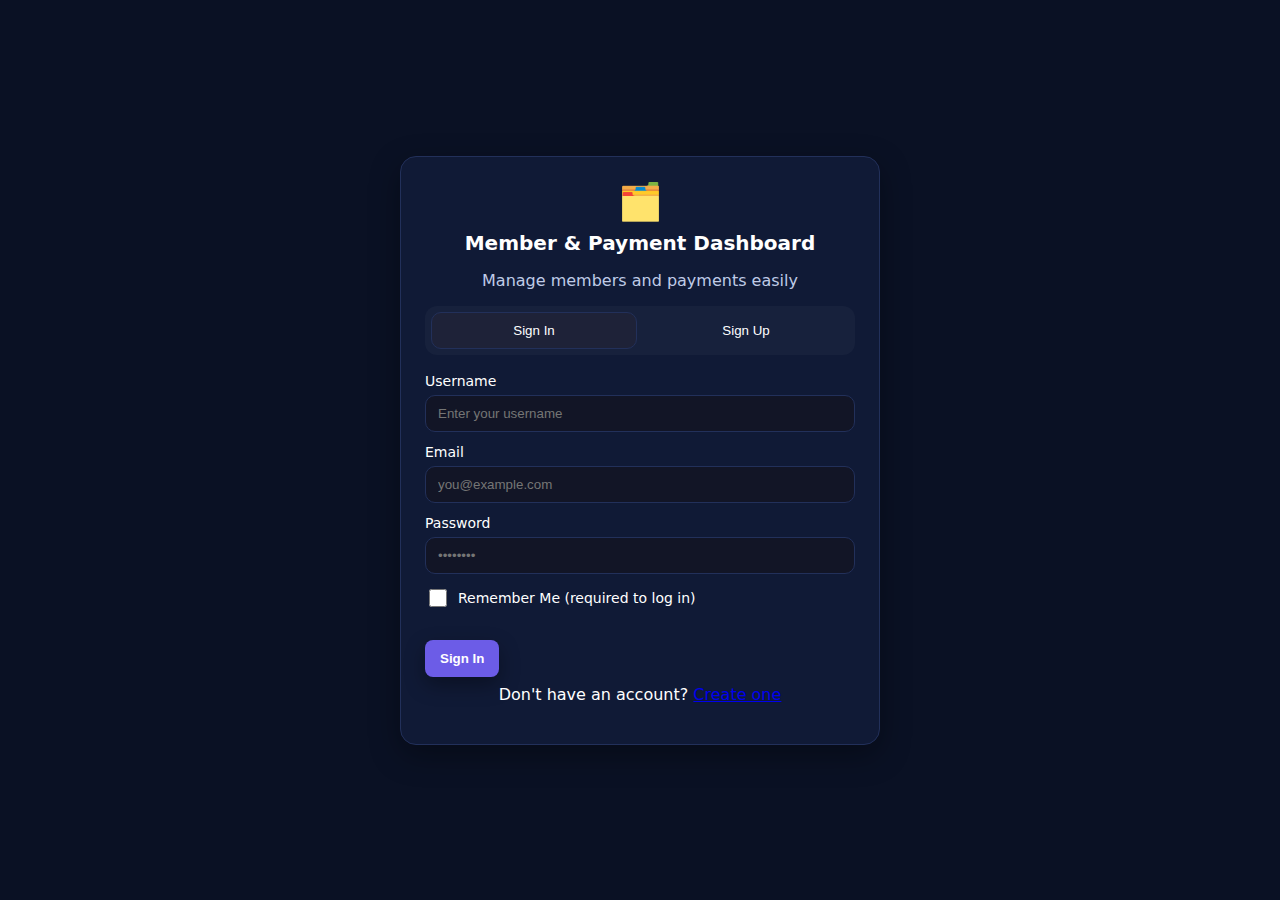
<file: index.html>
<!DOCTYPE html>
<html lang="en">

<head>
  <meta charset="UTF-8" />
  <meta name="viewport" content="width=device-width, initial-scale=1.0" />
  <title>Member & Payment App – Sign In / Sign Up</title>
  <link rel="stylesheet" href="style.css" />
</head>

<body class="auth-page">
  <div class="auth-card">
    <div class="brand">
      <div class="logo">🗂️</div>
      <h1>Member & Payment Dashboard</h1>
      <p class="muted">Manage members and payments easily</p>
    </div>

    <!-- Tabs -->
    <div class="tabs">
      <button id="showSignIn" class="tab active">Sign In</button>
      <button id="showSignUp" class="tab">Sign Up</button>
    </div>

    <!-- Sign In Form -->
    <form id="signInForm" class="form">
      <div class="form-row">
        <label for="si-username">Username</label>
        <input id="si-username" type="text" placeholder="Enter your username" required />
      </div>
      <div class="form-row">
        <label for="si-email">Email</label>
        <input id="si-email" type="email" placeholder="you@example.com" required />
      </div>
      <div class="form-row">
        <label for="si-password">Password</label>
        <input id="si-password" type="password" placeholder="••••••••" required minlength="6" />
      </div>
      <div class="form-row inline">
        <label class="checkbox">
          <input id="si-remember" type="checkbox" />
          <span>Remember Me (required to log in)</span>
        </label>
      </div>
      <div id="si-error" class="error"></div>
      <button type="submit" class="btn primary">Sign In</button>
      <p class="switch">
        Don't have an account?
        <a href="#" id="toSignUp">Create one</a>
      </p>
    </form>

    <!-- Sign Up Form -->
    <form id="signUpForm" class="form hidden">
      <div class="form-row">
        <label for="su-username">Username</label>
        <input id="su-username" type="text" placeholder="Choose a username" required minlength="3" />
      </div>
      <div class="form-row">
        <label for="su-email">Email</label>
        <input id="su-email" type="email" placeholder="you@example.com" required />
      </div>
      <div class="form-row">
        <label for="su-password">Password</label>
        <input id="su-password" type="password" placeholder="Min 6 characters" required minlength="6" />
      </div>
      <div class="form-row">
        <label for="su-confirm">Confirm Password</label>
        <input id="su-confirm" type="password" placeholder="Retype password" required minlength="6" />
      </div>
      <div class="form-row inline">
        <label class="checkbox">
          <input id="su-terms" type="checkbox" />
          <span>I agree to the <a href="#" onclick="alert('Sample Terms & Conditions.');return false;">Terms &
              Conditions</a></span>
        </label>
      </div>
      <div id="su-error" class="error"></div>
      <button type="submit" class="btn primary">Create Account</button>
      <p class="switch">
        Already have an account?
        <a href="#" id="toSignIn">Sign In</a>
      </p>
    </form>
  </div>

  <script src="script.js"></script>
</body>

</html>
</file>
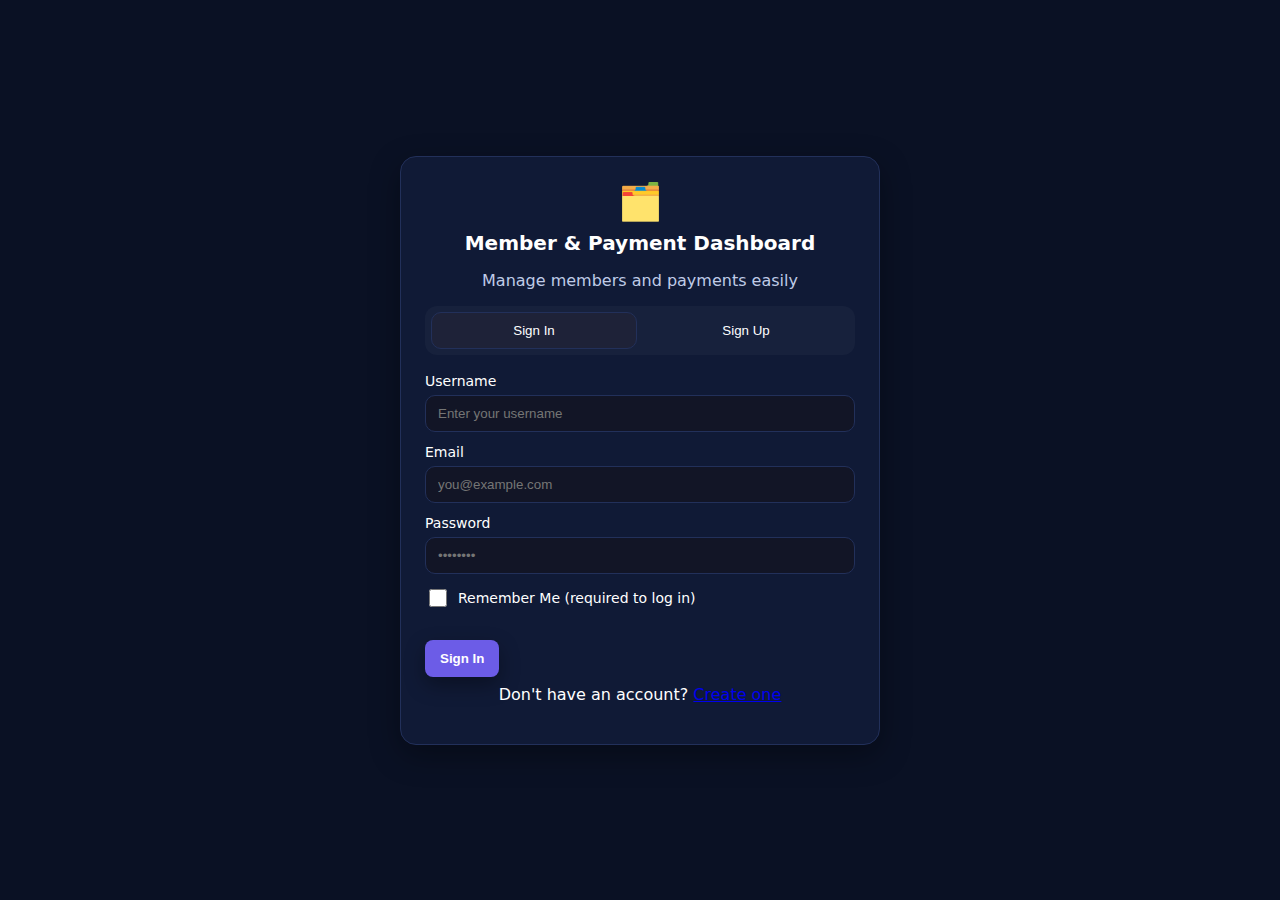
<file: dashboard.html>
<!DOCTYPE html>
<html lang="en">

<head>
  <meta charset="UTF-8" />
  <meta name="viewport" content="width=device-width, initial-scale=1.0" />
  <title>Member & Payment Dashboard</title>
  <link rel="stylesheet" href="style.css" />
</head>

<body class="app-page">
  <aside class="sidebar">
    <div class="sidebar-header">
      <div class="logo">🗂️</div>
      <div class="app-title">Dashboard</div>
    </div>
    <nav class="menu">
      <button class="menu-item active" data-view="dashboard">🏠 Dashboard</button>
      <button class="menu-item" data-view="members">👥 Members</button>
      <button class="menu-item" data-view="payments">💳 Payments</button>
    </nav>
    <div class="sidebar-footer">
      <label class="switch-row">
        <span>🌙 Dark Mode</span>
        <input id="toggleTheme" type="checkbox" />
      </label>
      <button id="logoutBtn" class="btn danger outline">Logout</button>
    </div>
  </aside>

  <main class="content">
    <!-- Topbar -->
    <header class="topbar">
      <h2 id="greeting">Welcome!</h2>
    </header>

    <!-- Dashboard view -->
    <section id="view-dashboard" class="view show">
      <div class="cards">
        <div class="card">
          <div class="card-title">Total Members</div>
          <div id="stat-members" class="card-value">0</div>
        </div>
        <div class="card">
          <div class="card-title">Total Payments</div>
          <div id="stat-payments" class="card-value">0</div>
        </div>
      </div>
    </section>

    <!-- Members view -->
    <section id="view-members" class="view">
      <div class="toolbar">
        <div class="group">
          <input id="memberSearch" type="text" placeholder="Search members by name or description" />
          <select id="memberSort">
            <option value="name-asc">Sort by Name (A→Z)</option>
            <option value="name-desc">Sort by Name (Z→A)</option>
            <option value="dob-asc">Sort by Date of Birth (Oldest→Newest)</option>
            <option value="dob-desc">Sort by Date of Birth (Newest→Oldest)</option>
          </select>
        </div>
        <button id="addMemberBtn" class="btn primary">+ Add Member</button>
      </div>

      <div id="membersList" class="list"></div>
    </section>

    <!-- Payments view -->
    <section id="view-payments" class="view">
      <div class="toolbar">
        <div class="group">
          <input id="paymentSearch" type="text" placeholder="Search payments by name or description" />
          <select id="paymentSort">
            <option value="name-asc">Sort by Name (A→Z)</option>
            <option value="name-desc">Sort by Name (Z→A)</option>
            <option value="date-asc">Sort by Date (Oldest→Newest)</option>
            <option value="date-desc">Sort by Date (Newest→Oldest)</option>
            <option value="description">Sort by Description</option>
            <option value="amount-asc">Sort by Amount (Low→High)</option>
            <option value="amount-desc">Sort by Amount (High→Low)</option>
          </select>
        </div>
        <button id="addPaymentBtn" class="btn primary">+ Add Payment</button>
      </div>

      <div id="paymentsList" class="list"></div>
    </section>
  </main>

  <!-- Member Modal -->
  <div id="memberModal" class="modal hidden">
    <div class="modal-content">
      <h3 id="memberModalTitle">Add Member</h3>
      <form id="memberForm" class="form">
        <input type="hidden" id="memberIndex" />
        <div class="form-row">
          <label for="m-name">Name</label>
          <input id="m-name" type="text" required />
        </div>
        <div class="form-row">
          <label for="m-dob">Date of Birth</label>
          <input id="m-dob" type="date" required />
        </div>
        <div class="form-row">
          <label for="m-desc">Description</label>
          <textarea id="m-desc" rows="3" placeholder="Short description" required></textarea>
        </div>
        <div id="memberError" class="error"></div>
        <div class="actions">
          <button type="button" class="btn ghost" id="closeMemberModal">Cancel</button>
          <button type="submit" class="btn primary" id="saveMemberBtn">Save</button>
        </div>
      </form>
    </div>
  </div>

  <!-- Payment Modal -->
  <div id="paymentModal" class="modal hidden">
    <div class="modal-content">
      <h3 id="paymentModalTitle">Add Payment</h3>
      <form id="paymentForm" class="form">
        <input type="hidden" id="paymentIndex" />
        <div class="form-row">
          <label for="p-name">Name</label>
          <input id="p-name" type="text" required />
        </div>
        <div class="form-row">
          <label for="p-amount">Amount</label>
          <input id="p-amount" type="number" step="0.01" min="0" required />
        </div>
        <div class="form-row">
          <label for="p-method">Payment Method</label>
          <select id="p-method" required>
            <option value="">Select method</option>
            <option value="Credit Card">💳 Credit Card</option>
            <option value="Bank Transfer">🏦 Bank Transfer</option>
            <option value="Mobile Money">📱 Mobile Money</option>
          </select>
        </div>
        <div class="form-row">
          <label for="p-desc">Description</label>
          <textarea id="p-desc" rows="3" placeholder="Short description"></textarea>
        </div>
        <div id="paymentError" class="error"></div>
        <div class="actions">
          <button type="button" class="btn ghost" id="closePaymentModal">Cancel</button>
          <button type="submit" class="btn primary" id="savePaymentBtn">Save</button>
        </div>
      </form>
    </div>
  </div>

  <script src="script.js"></script>
</body>

</html>
</file>
<file: style.css>
/* ====== Base ====== */
:root {
  --bg: #0a1124;           /* Deeper blue background */
  --surface: #101a36;      /* Deep blue for surfaces */
  --border: #22305a;       /* Blue border */
  --text: #ffffff;         /* White text */
  --muted: #bfcbe7;        /* Light muted text */
  --primary: #6c5ce7;
  --primary-600: #5848d9;
  --danger: #ef476f;
  --success: #06d6a0;
  --shadow: rgba(0, 0, 0, 0.35);
}

/* Make text clearer in light mode */
:root[data-theme="light"] {
  --bg: #ffffff;           /* Pure white background */
  --surface: #ffffff;      /* Pure white surfaces */
  --border: #e5e7eb;       /* Light border */
  --text: #222a3a;         /* Black text */
  --muted: #4b5563;        /* Dark muted text */
  --primary: #6c5ce7;
  --primary-600: #5848d9;
  --danger: #ef476f;
  --success: #06d6a0;
  --shadow: rgba(0, 0, 0, 0.08);
}

/* Ensure all text is white in dark mode */
body,
.app-title,
.menu-item,
.btn,
.topbar h2,
.card-title,
.card-value,
.item .title,
.item .desc,
.form label,
.form input,
.form textarea,
.form select,
.modal .modal-content {
  color: var(--text) !important;
  background: none;
}

/* Ensure all text is black in light mode */
:root[data-theme="light"] body,
:root[data-theme="light"] .app-title,
:root[data-theme="light"] .menu-item,
:root[data-theme="light"] .btn,
:root[data-theme="light"] .topbar h2,
:root[data-theme="light"] .card-title,
:root[data-theme="light"] .card-value,
:root[data-theme="light"] .item .title,
:root[data-theme="light"] .item .desc,
:root[data-theme="light"] .form label,
:root[data-theme="light"] .form input,
:root[data-theme="light"] .form textarea,
:root[data-theme="light"] .form select,
:root[data-theme="light"] .modal .modal-content {
  color: #222a3a !important;
  background: none;
}

/* Inputs and selects backgrounds for clarity */
.form input,
.form textarea,
.form select,
.toolbar input,
.toolbar select {
  background: var(--surface);
  color: var(--text);
  border: 1px solid var(--border);
}

:root[data-theme="light"] .form input,
:root[data-theme="light"] .form textarea,
:root[data-theme="light"] .form select,
:root[data-theme="light"] .toolbar input,
:root[data-theme="light"] .toolbar select {
  background: #f3f6fa;
  color: #222a3a;
  border: 1px solid #e5e7eb;
}

/* Sort select and options clarity */
.toolbar select,
.toolbar option {
  color: var(--text);
  background: var(--surface);
}

:root[data-theme="light"] .toolbar select,
:root[data-theme="light"] .toolbar option {
  color: #222a3a !important;
  background: #f3f6fa !important;
}

/* Card and item backgrounds */
.card,
.item,
.modal .modal-content {
  background: var(--surface);
  border: 1px solid var(--border);
}

:root[data-theme="light"] .card,
:root[data-theme="light"] .item,
:root[data-theme="light"] .modal .modal-content {
  background: #fff;
  border: 1px solid #e5e7eb;
}

* {
  box-sizing: border-box;
}

html,
body {
  height: 100%;
}

body {
  margin: 0;
  font-family: system-ui, -apple-system, Segoe UI, Roboto, Arial, sans-serif;
  background: var(--bg);
  color: var(--text);
}

/* Utilities */
.hidden {
  display: none !important;
}

.muted {
  color: var(--muted);
}

/* Buttons */
.btn {
  border: 1px solid transparent;
  padding: 10px 14px;
  border-radius: 8px;
  font-weight: 600;
  cursor: pointer;
  transition: transform .05s ease, box-shadow .2s ease, background .2s ease, border-color .2s ease;
  box-shadow: 0 8px 20px var(--shadow);
}

.btn:hover {
  transform: translateY(-1px);
}

.btn:active {
  transform: translateY(0);
}

.btn.primary {
  background: var(--primary);
  color: white;
}

.btn.primary:hover {
  background: var(--primary-600);
}

.btn.ghost {
  background: transparent;
  border: 1px solid var(--border);
  color: var(--text);
}

.btn.danger {
  background: var(--danger);
  color: white;
}

.btn.danger.outline {
  background: transparent;
  border: 1px solid var(--danger);
  color: var(--danger);
}

.btn.success {
  background: var(--success);
  color: #04221b;
}

/* Checkboxes */
.checkbox {
  display: flex;
  align-items: center;
  gap: 8px;
}

.checkbox input {
  width: 18px;
  height: 18px;
}

/* ====== Auth Page ====== */
.auth-page {
  display: grid;
  place-items: center;
  padding: 24px;
}

.auth-card {
  width: 100%;
  max-width: 480px;
  background: var(--surface);
  border: 1px solid var(--border);
  border-radius: 16px;
  padding: 24px;
  box-shadow: 0 10px 30px var(--shadow);
}

.brand {
  text-align: center;
  margin-bottom: 10px;
}

.brand .logo {
  font-size: 36px;
}

.brand h1 {
  margin: 8px 0 4px;
  font-size: 20px;
}

.tabs {
  display: grid;
  grid-template-columns: 1fr 1fr;
  gap: 6px;
  background: rgba(255, 255, 255, 0.03);
  border-radius: 12px;
  padding: 6px;
  margin: 12px 0 18px;
}

.tab {
  background: transparent;
  color: var(--text);
  border-radius: 10px;
  padding: 10px 12px;
  cursor: pointer;
  border: 1px solid transparent;
}

.tab.active {
  background: #1e2238;
  border-color: var(--border);
}

.form .form-row {
  display: grid;
  gap: 6px;
  margin-bottom: 12px;
}

.form .form-row.inline {
  display: flex;
  align-items: center;
  justify-content: space-between;
}

.form label {
  font-size: 14px;
  color: var(--muted);
}

.form input,
.form textarea,
.form select {
  padding: 10px 12px;
  border-radius: 10px;
  border: 1px solid var(--border);
  background: #121526;
  color: var(--text);
  outline: none;
}

.form textarea {
  resize: vertical;
}

.form .switch {
  text-align: center;
  margin-top: 8px;
}

.error {
  color: var(--danger);
  font-size: 14px;
  min-height: 18px;
}

/* ====== App Layout ====== */
.app-page {
  display: grid;
  grid-template-columns: 260px 1fr;
  min-height: 100vh;
}

.sidebar {
  position: sticky;
  top: 0;
  height: 100vh;
  background: var(--surface);
  border-right: 1px solid var(--border);
  display: flex;
  flex-direction: column;
  padding: 16px;
  gap: 16px;
}

.sidebar-header {
  display: flex;
  align-items: center;
  gap: 10px;
}

.sidebar-header .logo {
  font-size: 28px;
}

.app-title {
  font-weight: 700;
}

.menu {
  display: grid;
  gap: 8px;
}

.menu-item {
  text-align: left;
  background: transparent;
  border: 1px solid var(--border);
  color: var(--text);
  border-radius: 10px;
  padding: 10px 12px;
  cursor: pointer;
}

.menu-item.active,
.menu-item:hover {
  background: #1e2238;
}

.sidebar-footer {
  margin-top: auto;
  display: grid;
  gap: 8px;
}

.switch-row {
  display: flex;
  align-items: center;
  justify-content: space-between;
  border: 1px solid var(--border);
  border-radius: 10px;
  padding: 10px 12px;
}

/* Content */
.content {
  padding: 18px 22px;
}

.topbar {
  margin-bottom: 14px;
}

.view {
  display: none;
}

.view.show {
  display: block;
}

.cards {
  display: grid;
  grid-template-columns: repeat(auto-fill, minmax(220px, 1fr));
  gap: 14px;
}

.card {
  background: var(--surface);
  border: 1px solid var(--border);
  border-radius: 14px;
  padding: 16px;
}

.card-title {
  color: var(--muted);
  margin-bottom: 8px;
}

.card-value {
  font-size: 28px;
  font-weight: 800;
}

/* Toolbars & Lists */
.toolbar {
  display: flex;
  align-items: center;
  justify-content: space-between;
  gap: 8px;
  margin-bottom: 12px;
}

.toolbar .group {
  display: flex;
  gap: 12px;
  width: 100%;
  background: var(--surface);
  border: 1px solid var(--border);
  border-radius: 12px;
  padding: 10px 16px;
  box-shadow: 0 4px 16px var(--shadow);
  align-items: center;
}

.toolbar input,
.toolbar select {
  width: 100%;
  max-width: 280px;
}

.toolbar input[type="text"] {
  flex: 2;
  max-width: 320px;
  padding: 12px 14px;
  border-radius: 8px;
  border: 1px solid var(--border);
  background: #181b2c;
  color: var(--text);
  font-size: 16px;
  transition: border-color 0.2s;
}

.toolbar input[type="text"]:focus {
  border-color: var(--primary);
  outline: none;
}

.toolbar select {
  flex: 1;
  max-width: 200px;
  padding: 12px 14px;
  border-radius: 8px;
  border: 1px solid var(--border);
  background: #181b2c;
  color: var(--text);
  font-size: 15px;
  transition: border-color 0.2s;
}

.toolbar select:focus {
  border-color: var(--primary);
  outline: none;
}

/* Add subtle icon to search input */
.toolbar input[type="text"] {
  background-image: url("data:image/svg+xml,%3Csvg width='18' height='18' fill='none' stroke='%239aa3b2' stroke-width='2' viewBox='0 0 18 18'%3E%3Ccircle cx='8' cy='8' r='6'/%3E%3Cline x1='13' y1='13' x2='17' y2='17'/%3E%3C/svg%3E");
  background-repeat: no-repeat;
  background-position: 10px center;
  padding-left: 36px;
}

.list {
  display: grid;
  gap: 8px;
}

.item {
  display: grid;
  grid-template-columns: 1fr auto;
  gap: 8px;
  align-items: center;
  background: var(--surface);
  border: 1px solid var(--border);
  border-radius: 12px;
  padding: 12px;
}

.item .meta {
  display: grid;
  gap: 2px;
}

.item .title {
  font-weight: 700;
}

.item .desc {
  color: var(--muted);
  font-size: 14px;
}

.item .actions {
  display: flex;
  gap: 6px;
}

/* Modals */
.modal {
  position: fixed;
  inset: 0;
  background: rgba(0, 0, 0, 0.6);
  display: grid;
  place-items: center;
  padding: 16px;
  z-index: 40;
}

.modal .modal-content {
  width: 100%;
  max-width: 520px;
  background: var(--surface);
  border: 1px solid var(--border);
  border-radius: 16px;
  padding: 16px;
  box-shadow: 0 20px 60px var(--shadow);
}

/* Responsive */
@media (max-width: 860px) {
  .app-page {
    grid-template-columns: 1fr;
  }

  .sidebar {
    height: auto;
    position: static;
    flex-direction: row;
    align-items: center;
    gap: 10px;
  }

  .menu {
    grid-auto-flow: column;
    overflow-x: auto;
  }

  .sidebar-footer {
    margin-top: 0;
    grid-auto-flow: column;
  }
}

@media (max-width: 600px) {
  .toolbar .group {
    flex-direction: column;
    gap: 8px;
    padding: 8px 8px;
  }

  .toolbar input[type="text"],
  .toolbar select {
    max-width: 100%;
    width: 100%;
    font-size: 15px;
    padding-left: 32px;
  }
}
</file>
